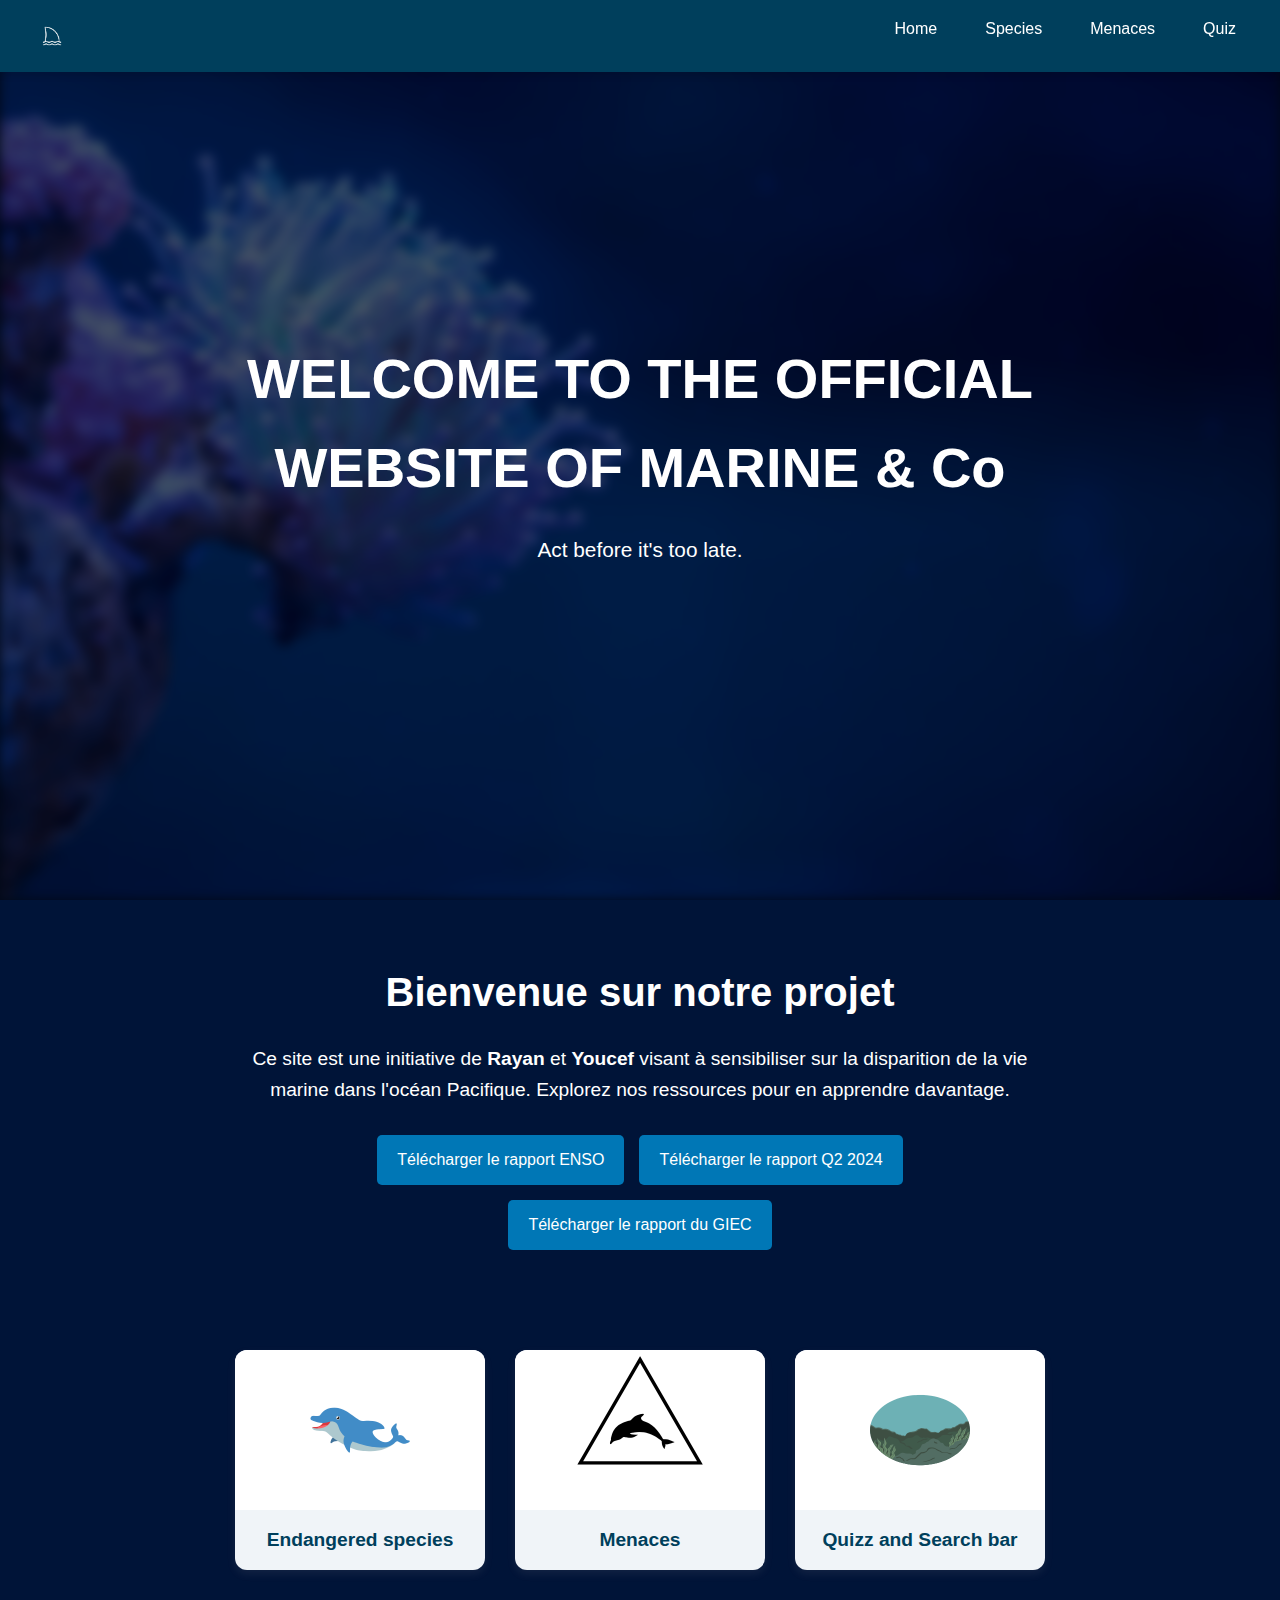
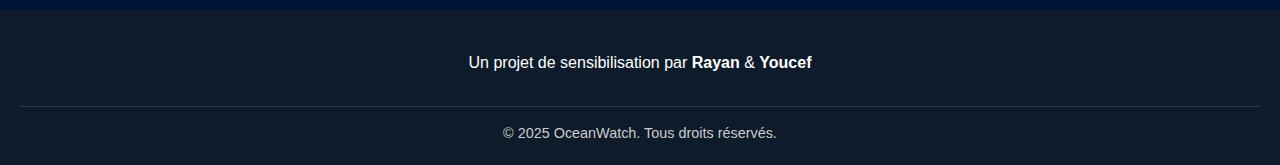
<file: html/index.html>
<!DOCTYPE html>
<html lang="en">
<link rel="stylesheet" href="../css/styles.css">
<head>
    <meta charset="UTF-8">
    <meta name="viewport" content="width=device-width, initial-scale=1.0">
    <title>My Website</title>
    <link rel="stylesheet" href="https://cdnjs.cloudflare.com/ajax/libs/font-awesome/6.0.0-beta3/css/all.min.css">
    <nav class="navbar">
        <div class="logo">
            <img src="../assets/logo.png" alt="Ocean Logo" class="logo-img">
        </div>
        
        <ul class="nav-links">
            <li><a href="index.html">Home</a></li>
            <li><a href="species.html">Species</a></li>
            <li><a href="menaces.html">Menaces</a></li>
            <li><a href="biom.html">Quiz</a></li>
        </ul>

    </nav>
</head>



<body>

    


    <div class="blurred-image-container">
        <div class="text-overlay">
            <h1>WELCOME TO THE OFFICIAL WEBSITE OF MARINE & Co</h1>
            <p>Act before it's too late.</p>
        </div>
    </div>


    <div class="intro-section">
        <div class="intro-text">
            
            <h1>Bienvenue sur notre projet</h1>
            <p>
                Ce site est une initiative de <strong>Rayan</strong> et <strong>Youcef</strong> visant à sensibiliser sur la
                disparition de la vie marine dans l'océan Pacifique. Explorez nos ressources pour en apprendre davantage.
            </p>
            <div class="download-buttons">
                <a href="https://www.cpc.ncep.noaa.gov/products/analysis_monitoring/lanina/enso_evolution-status-fcsts-web.pdf"
                    class="btn" target="_blank">Télécharger le rapport ENSO</a>
                <a href="https://www.drought.gov/sites/default/files/2024-09/Pacific%20Summer%202024.pdf" class="btn"
                    target="_blank">Télécharger le rapport Q2 2024</a>
                <a href="https://cdkn.org/sites/default/files/files/IPCC-Oceans-Africa-French_WEB_23June2020-1.pdf"
                    class="btn" target="_blank">Télécharger le rapport du GIEC</a>
            </div>
        </div>
    </div>


    <div class="flex-section">
        <a href="species.html" class="flex-card">
            <img src="../assets/species0.png" alt="Espèces menacées">
            <h3>Endangered species</h3>
        </a>
    
        <a href="menaces.html" class="flex-card">
            <img src="../assets/menaces0.png" alt="Menaces">
            <h3>Menaces</h3>
        </a>
    
        <a href="biom.html" class="flex-card">
            <img src="../assets/biom0.png" alt="Écosystèmes">
            <h3>Quizz and Search bar</h3>
        </a>
    </div>


</body>

<footer class="site-footer">
    <div class="footer-content">
        <div class="footer-branding">
            <p>Un projet de sensibilisation par <strong>Rayan</strong> & <strong>Youcef</strong></p>
        </div>
    </div>

    <div class="footer-bottom">
        <p>&copy; 2025 OceanWatch. Tous droits réservés.</p>
    </div>
</footer>
</html>
</file>
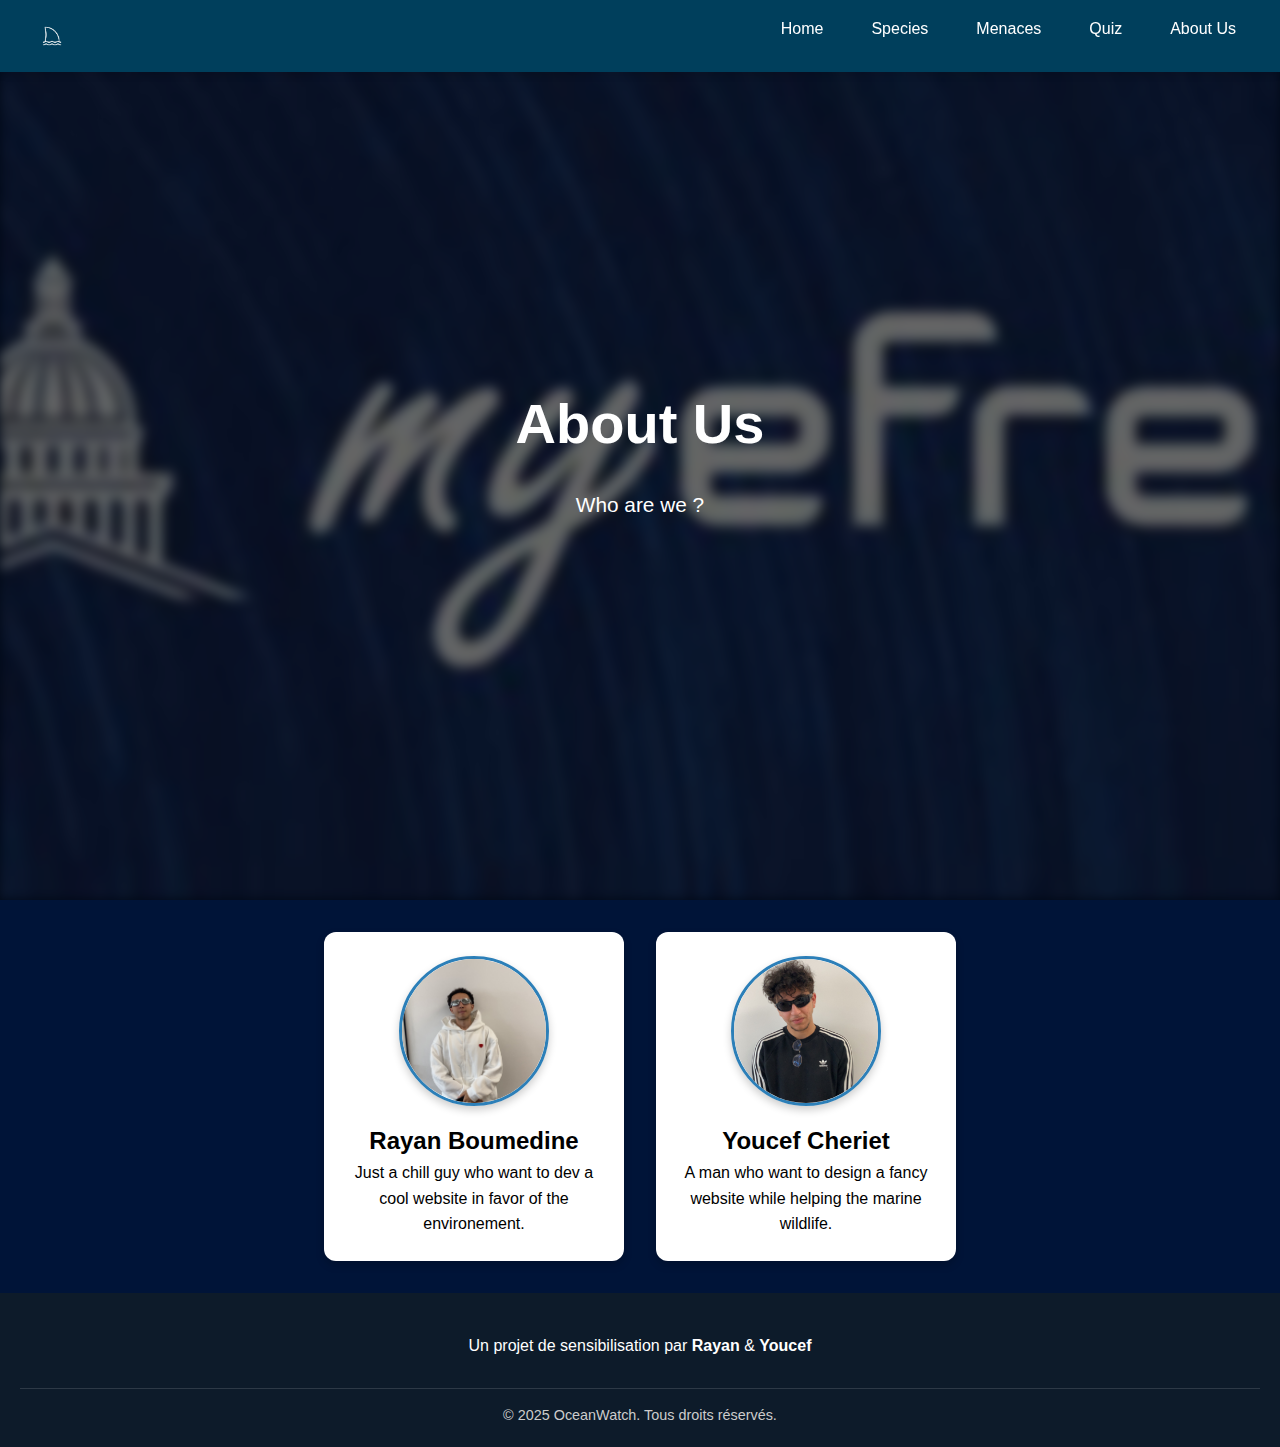
<file: html/About.html>
<!DOCTYPE html>
<html lang="en">
<link rel="stylesheet" href="../css/styles.css">

<head>
    <meta charset="UTF-8">
    <meta name="viewport" content="width=device-width, initial-scale=1.0">
    <title>My Website</title>
    <style>
        .vaquita-cards-section {
            display: flex;
            justify-content: center;
            gap: 2rem;
            padding: 2rem;
            flex-wrap: wrap;
            color: black;
        }
    
        .vaquita-card {
            background-color: white;
            border-radius: 12px;
            box-shadow: 0 4px 8px rgba(0, 0, 0, 0.2);
            padding: 1.5rem;
            max-width: 300px;
            flex: 1 1 300px;
        }
    
        .vaquita-img {
            width: 100%;
            border-radius: 8px;
            margin-bottom: 1rem;
        }
    
        .info-card ul {
            list-style-type: none;
            padding: 0;
        }
    
        .info-card li {
            margin: 0.5rem 0;
        }
    
        .danger-card {
            background-color: #ffe6e6;
        }
    
        #map {
            height: 700px;
            max-width: 900px;
            margin: 20px auto;
            border: 3px solid #2c7fb8;
            border-radius: 8px;
        }
    
        #loading {
            font-size: 18px;
            color: #2c7fb8;
        }
        .team-section {
        display: flex;
        justify-content: center;
        gap: 2rem;
        padding: 2rem;
        background-color: #f5f5f5;
        border-top: 2px solid #ccc;
        margin-top: 2rem;
       }

      .team-member {
        text-align: center;
        }

.team-member img {
    width: 150px;
    height: 150px;
    object-fit: cover;
    border-radius: 50%;
    border: 3px solid #2c7fb8;
    box-shadow: 0 4px 8px rgba(0, 0, 0, 0.2);
    margin-bottom: 0.5rem;
    transition: transform 0.3s ease;
}

.team-member img:hover {
    transform: scale(1.05);
}

    
        </style>

        
    <link rel="stylesheet" href="https://cdnjs.cloudflare.com/ajax/libs/font-awesome/6.0.0-beta3/css/all.min.css">
    <nav class="navbar">
        <div class="logo">
            <img src="../assets/logo.png" alt="Ocean Logo" class="logo-img">

        </div>
        <ul class="nav-links">
            <li><a href="index.html">Home</a></li>
            <li><a href="species.html">Species</a></li>
            <li><a href="menaces.html">Menaces</a></li>
            <li><a href="biom.html">Quiz</a></li>
            <li><a href="About.html">About Us</a></li>
        </ul>
    </nav>
</head>



<body>
    <div class="blurred-image-container" style="--bg-url: url('../assets/Myefrei.jpg');">
        <div class="text-overlay">
            <h1>About Us</h1>
            <p>Who are we ?</p>
        </div>
    </div>

    <div class="vaquita-cards-section">

        <div class="vaquita-card info-card">
            <div class="team-member">
            <img src="../assets/Rayan.jpg" alt="Vaquita Image" class="vaquita-img">
            <h2>Rayan Boumedine</h2>
            </div>
            <p> Just a chill guy who want to dev a cool website in favor of the environement.</p>
        </div>

        <div class="vaquita-card info-card">
            <div class="team-member">
            <img src="../assets/Youcef.jpg" alt="Vaquita Image" class="vaquita-img">
            <h2>Youcef Cheriet </h2>
            </div>
            <p> A man who want to design a fancy website while helping the marine wildlife. </p>
        </div>
    
        
    </div>
    </div>


</body>




<footer class="site-footer">
    <div class="footer-content">
        <div class="footer-branding">
            <p>Un projet de sensibilisation par <strong>Rayan</strong> & <strong>Youcef</strong></p>
        </div>
    </div>

    <div class="footer-bottom">
        <p>&copy; 2025 OceanWatch. Tous droits réservés.</p>
    </div>
</footer>

</html>
</file>
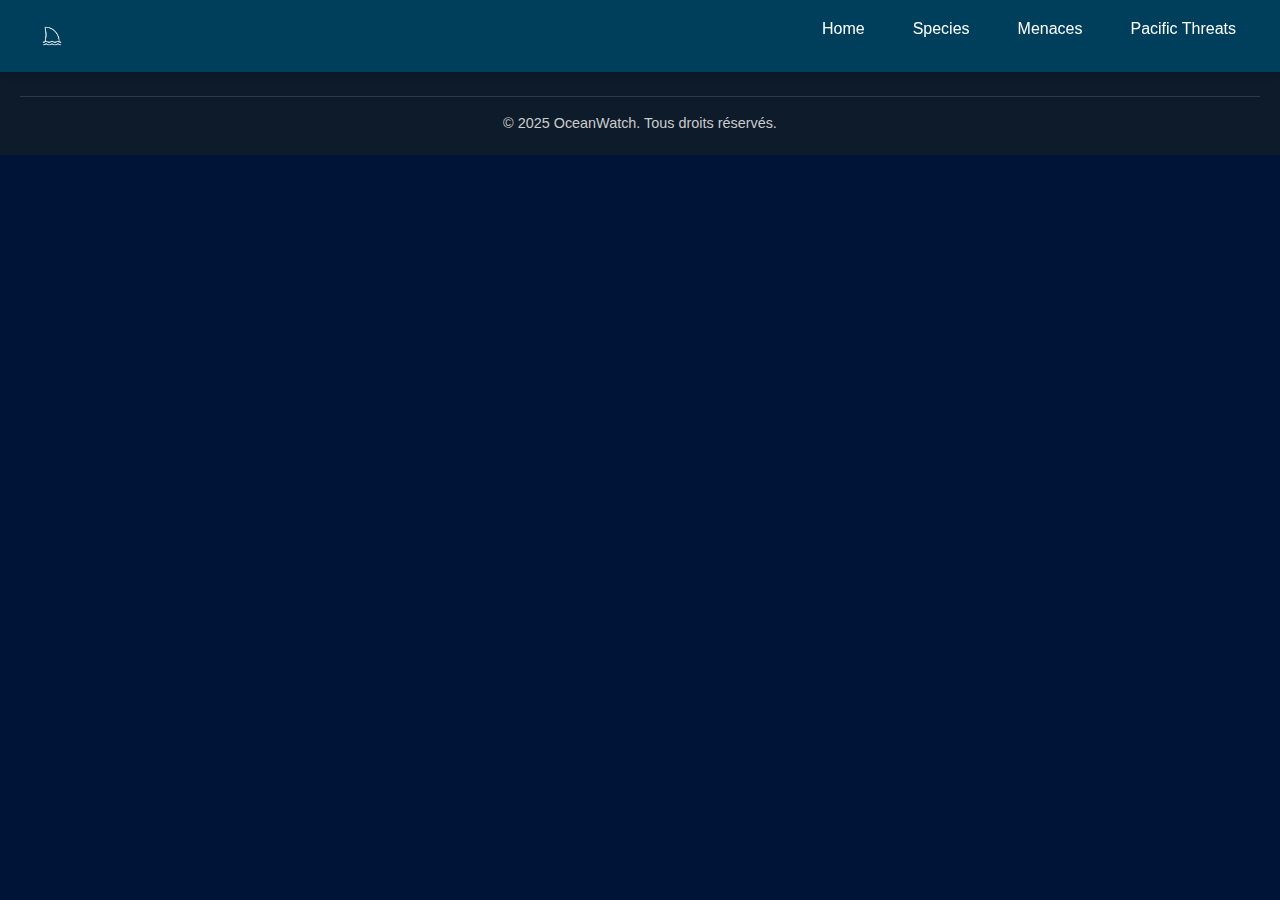
<file: html/biom.html>
<!DOCTYPE html>
<html lang="en">
<link rel="stylesheet" href="../css/styles.css">

<head>
    <meta charset="UTF-8">
    <meta name="viewport" content="width=device-width, initial-scale=1.0">
    <title>My Website</title>
    <link rel="stylesheet" href="https://cdnjs.cloudflare.com/ajax/libs/font-awesome/6.0.0-beta3/css/all.min.css">
    <nav class="navbar">
        <div class="logo">
            <img src="../assets/logo.png" alt="Ocean Logo" class="logo-img">

        </div>
        <ul class="nav-links">
            <li><a href="index.html">Home</a></li>
            <li><a href="species.html">Species</a></li>
            <li><a href="menaces.html">Menaces</a></li>
            <li><a href="biom.html">Pacific Threats</a></li>
        </ul>
    </nav>
</head>

<footer class="site-footer">
    <div class="footer-content">
        <div class="footer-branding">
            <p>Un projet de sensibilisation par <strong>Rayan</strong> & <strong>Youcef</strong></p>
        </div>
    </div>

    <div class="footer-bottom">
        <p>&copy; 2025 OceanWatch. Tous droits réservés.</p>
    </div>
</footer>

</html>
</file>
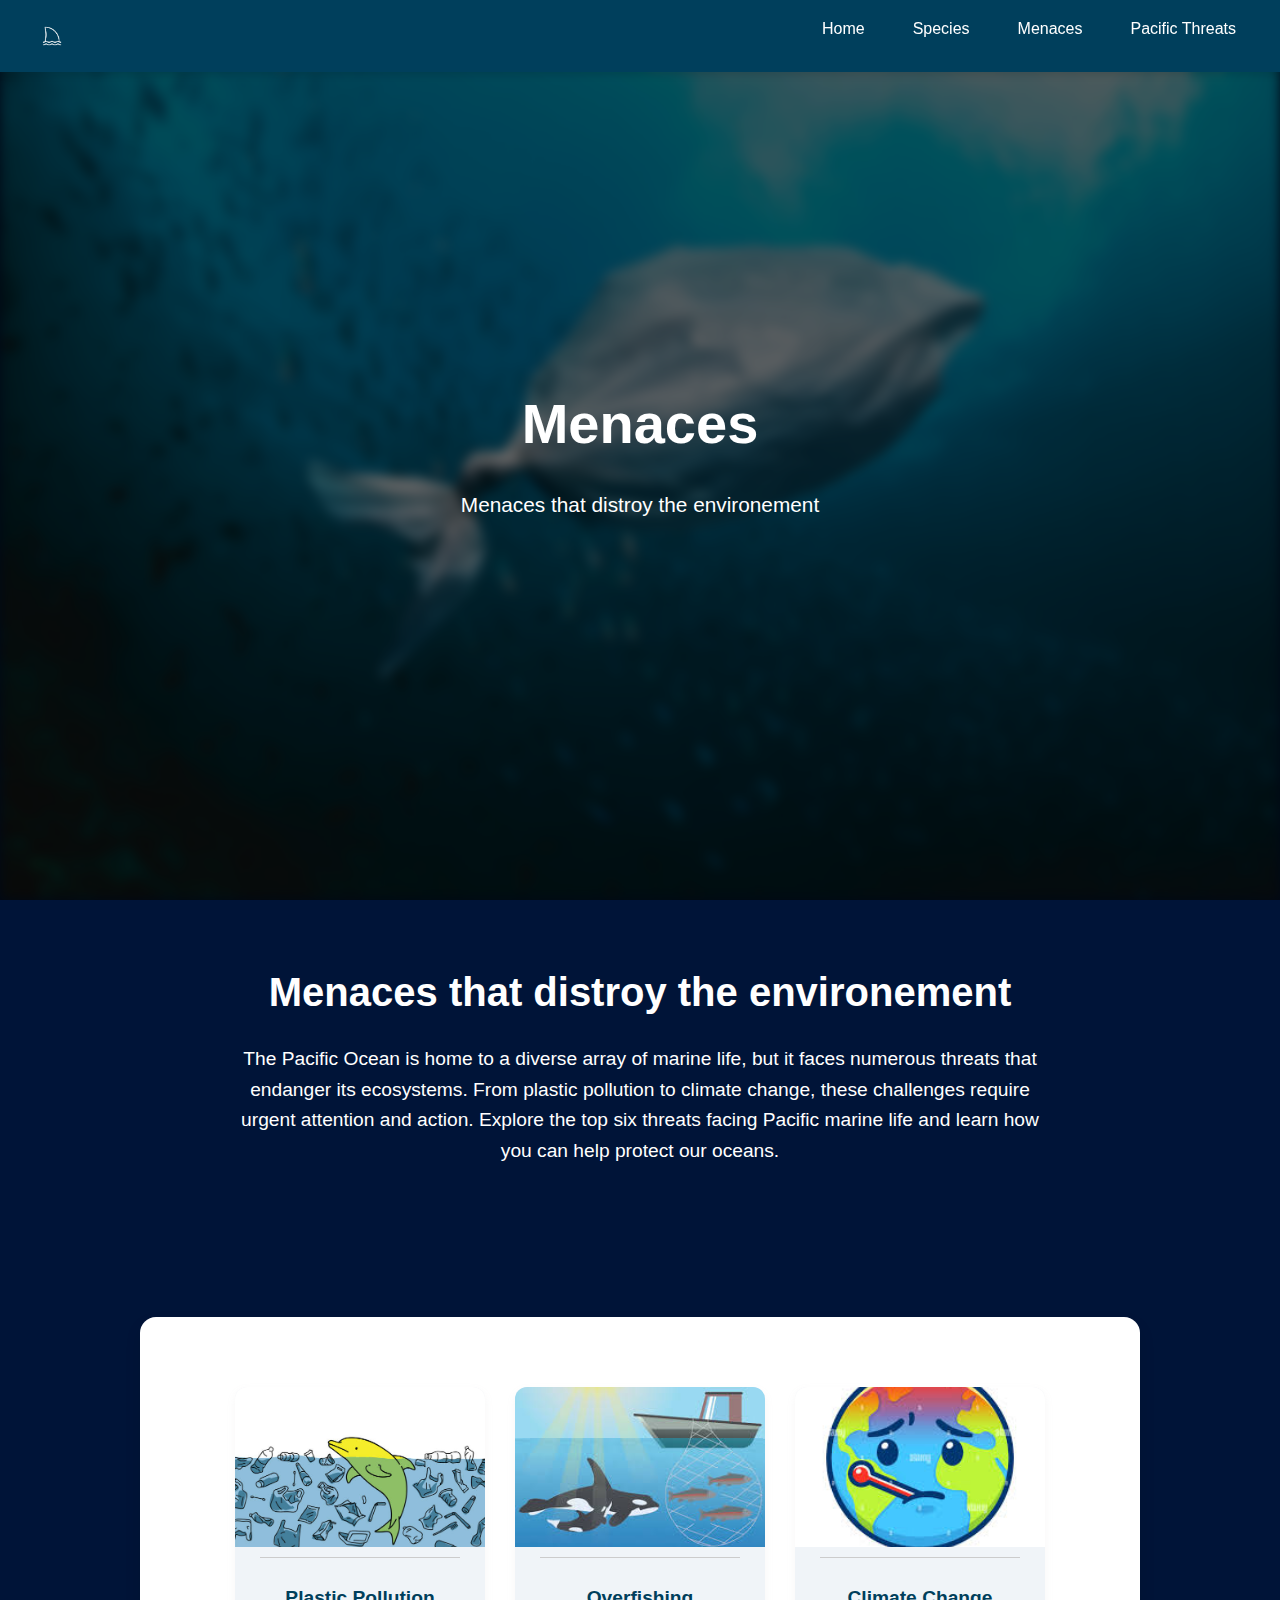
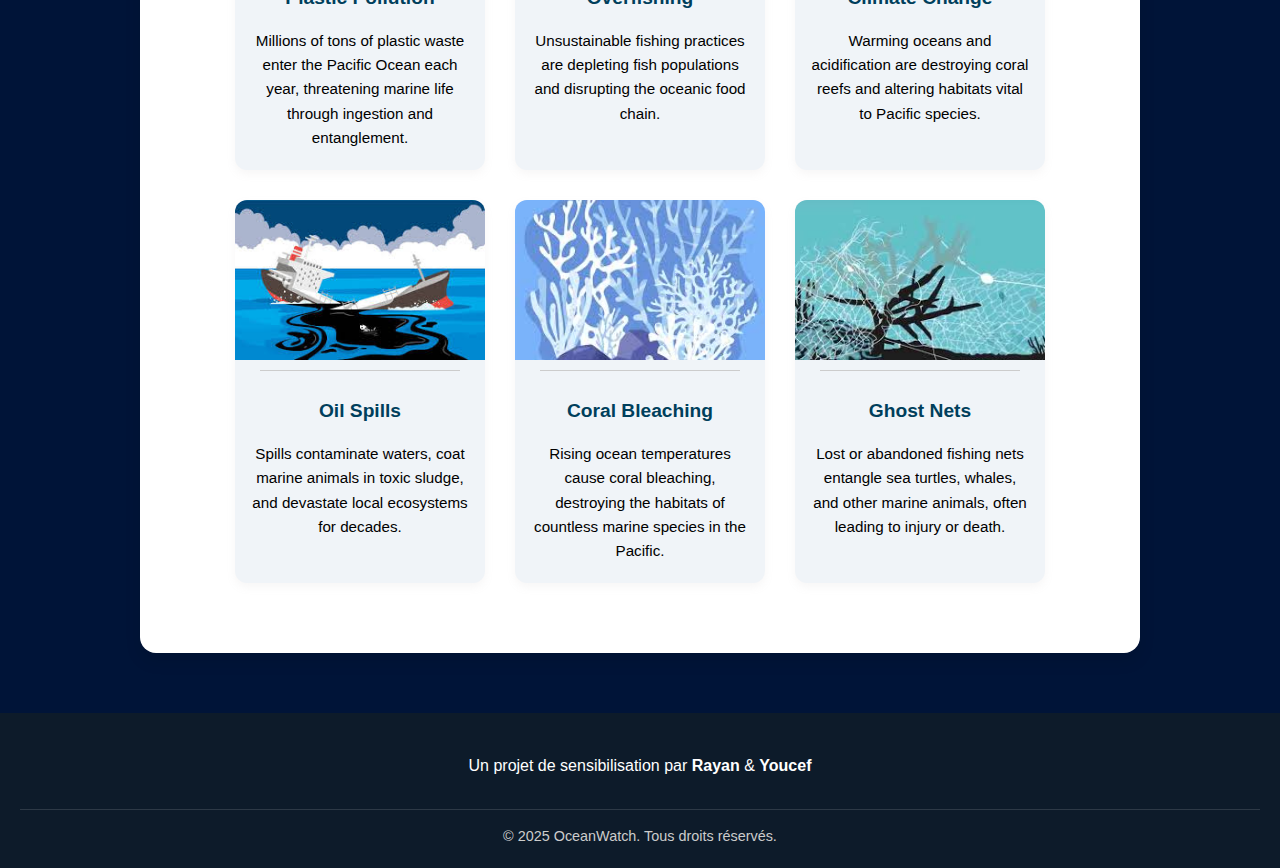
<file: html/menaces.html>
<!DOCTYPE html>
<html lang="en">
<link rel="stylesheet" href="../css/styles.css">

<head>
    <meta charset="UTF-8">
    <meta name="viewport" content="width=device-width, initial-scale=1.0">
    <title>My Website</title>
    <link rel="stylesheet" href="https://cdnjs.cloudflare.com/ajax/libs/font-awesome/6.0.0-beta3/css/all.min.css">
    <nav class="navbar">
        <div class="logo">
            <img src="../assets/logo.png" alt="Ocean Logo" class="logo-img">

        </div>
        <ul class="nav-links">
            <li><a href="index.html">Home</a></li>
            <li><a href="species.html">Species</a></li>
            <li><a href="menaces.html">Menaces</a></li>
            <li><a href="biom.html">Pacific Threats</a></li>
        </ul>
    </nav>
</head>




<body>
    <div class="blurred-image-container" style="--bg-url: url('../assets/ima3.jpg');">
        <div class="text-overlay">
            <h1>Menaces</h1>
            <p>Menaces that distroy the environement </p>
        </div>
    </div>

    <div class="intro-section">
        <div class="intro-text">
            <h1>Menaces that distroy the environement</h1>
            <p>
                The Pacific Ocean is home to a diverse array of marine life, but it faces numerous threats that endanger its
                ecosystems. From plastic pollution to climate change, these challenges require urgent attention and action.
                Explore the top six threats facing Pacific marine life and learn how you can help protect our oceans.
            </p></div>
            </div>
        <div class="danger-card-container">
            <div class="flex-section">
                <!-- Card 1: Plastic Pollution -->
                <a href="https://www.unep.org/plastic-pollution?utm_source=chatgpt.com" target="_blank" class="flex-card">
                    <img src="../assets/PlasticPolution.jpg" alt="Plastic Pollution">
                    <hr>
                    <h3>Plastic Pollution</h3>
                    <p>Millions of tons of plastic waste enter the Pacific Ocean each year, threatening marine life through
                        ingestion and entanglement.</p>
                </a>
            
                <!-- Card 2: Overfishing -->
                <a href="https://www.fisheries.noaa.gov/feature-story/unsettled-pacific-ocean-offers-surprises-climate-change-alters-ecosystem?utm_source=chatgpt.com"
                    target="_blank" class="flex-card">
                    <img src="../assets/Overfishing.jpg" alt="Overfishing">
                    <hr>
                    <h3>Overfishing</h3>
                    <p>Unsustainable fishing practices are depleting fish populations and disrupting the oceanic food chain.</p>
                </a>
            
                <!-- Card 3: Climate Change -->
                <a href="https://www.pmel.noaa.gov/gtmba/news-story/why-north-pacific-warming-so-fast?utm_source=chatgpt.com"
                    target="_blank" class="flex-card">
                    <img src="../assets/ClimateChange.jpg" alt="Climate Change">
                    <hr>
                    <h3>Climate Change</h3>
                    <p>Warming oceans and acidification are destroying coral reefs and altering habitats vital to Pacific species.
                    </p>
                </a>
            
                <!-- Card 4: Oil Spills -->
                <a href="https://response.epa.gov/Refugio_Oil_Spill?utm_source=chatgpt.com" target="_blank" class="flex-card">
                    <img src="../assets/OilSpill.jpg" alt="Oil Spill">
                    <hr>
                    <h3>Oil Spills</h3>
                    <p>Spills contaminate waters, coat marine animals in toxic sludge, and devastate local ecosystems for decades.
                    </p>
                </a>
            
                <!-- Card 5: Coral Bleaching -->
                <a href="https://www.unep.org/news-and-stories/story/worlds-corals-are-bleaching-heres-why-and-what-it-means-oceans-future?utm_source=chatgpt.com"
                    target="_blank" class="flex-card">
                    <img src="../assets/CoralBleaching.jpg" alt="Coral Bleaching">
                    <hr>
                    <h3>Coral Bleaching</h3>
                    <p>Rising ocean temperatures cause coral bleaching, destroying the habitats of countless marine species in the
                        Pacific.</p>
                </a>
            
                <!-- Card 6: Ghost Nets -->
                <a href="https://www.fisheries.noaa.gov/feature-story/unsettled-pacific-ocean-offers-surprises-climate-change-alters-ecosystem?utm_source=chatgpt.com"
                    target="_blank" class="flex-card">
                    <img src="../assets/GhostNet.jpg" alt="Ghost Nets">
                    <hr>
                    <h3>Ghost Nets</h3>
                    <p>Lost or abandoned fishing nets entangle sea turtles, whales, and other marine animals, often leading to
                        injury or death.</p>
                </a>
            </div>
            
        </div>
        

</body>

<footer class="site-footer">
    <div class="footer-content">
        <div class="footer-branding">
            <p>Un projet de sensibilisation par <strong>Rayan</strong> & <strong>Youcef</strong></p>
        </div>
    </div>

    <div class="footer-bottom">
        <p>&copy; 2025 OceanWatch. Tous droits réservés.</p>
    </div>
</footer>

</html>
</file>
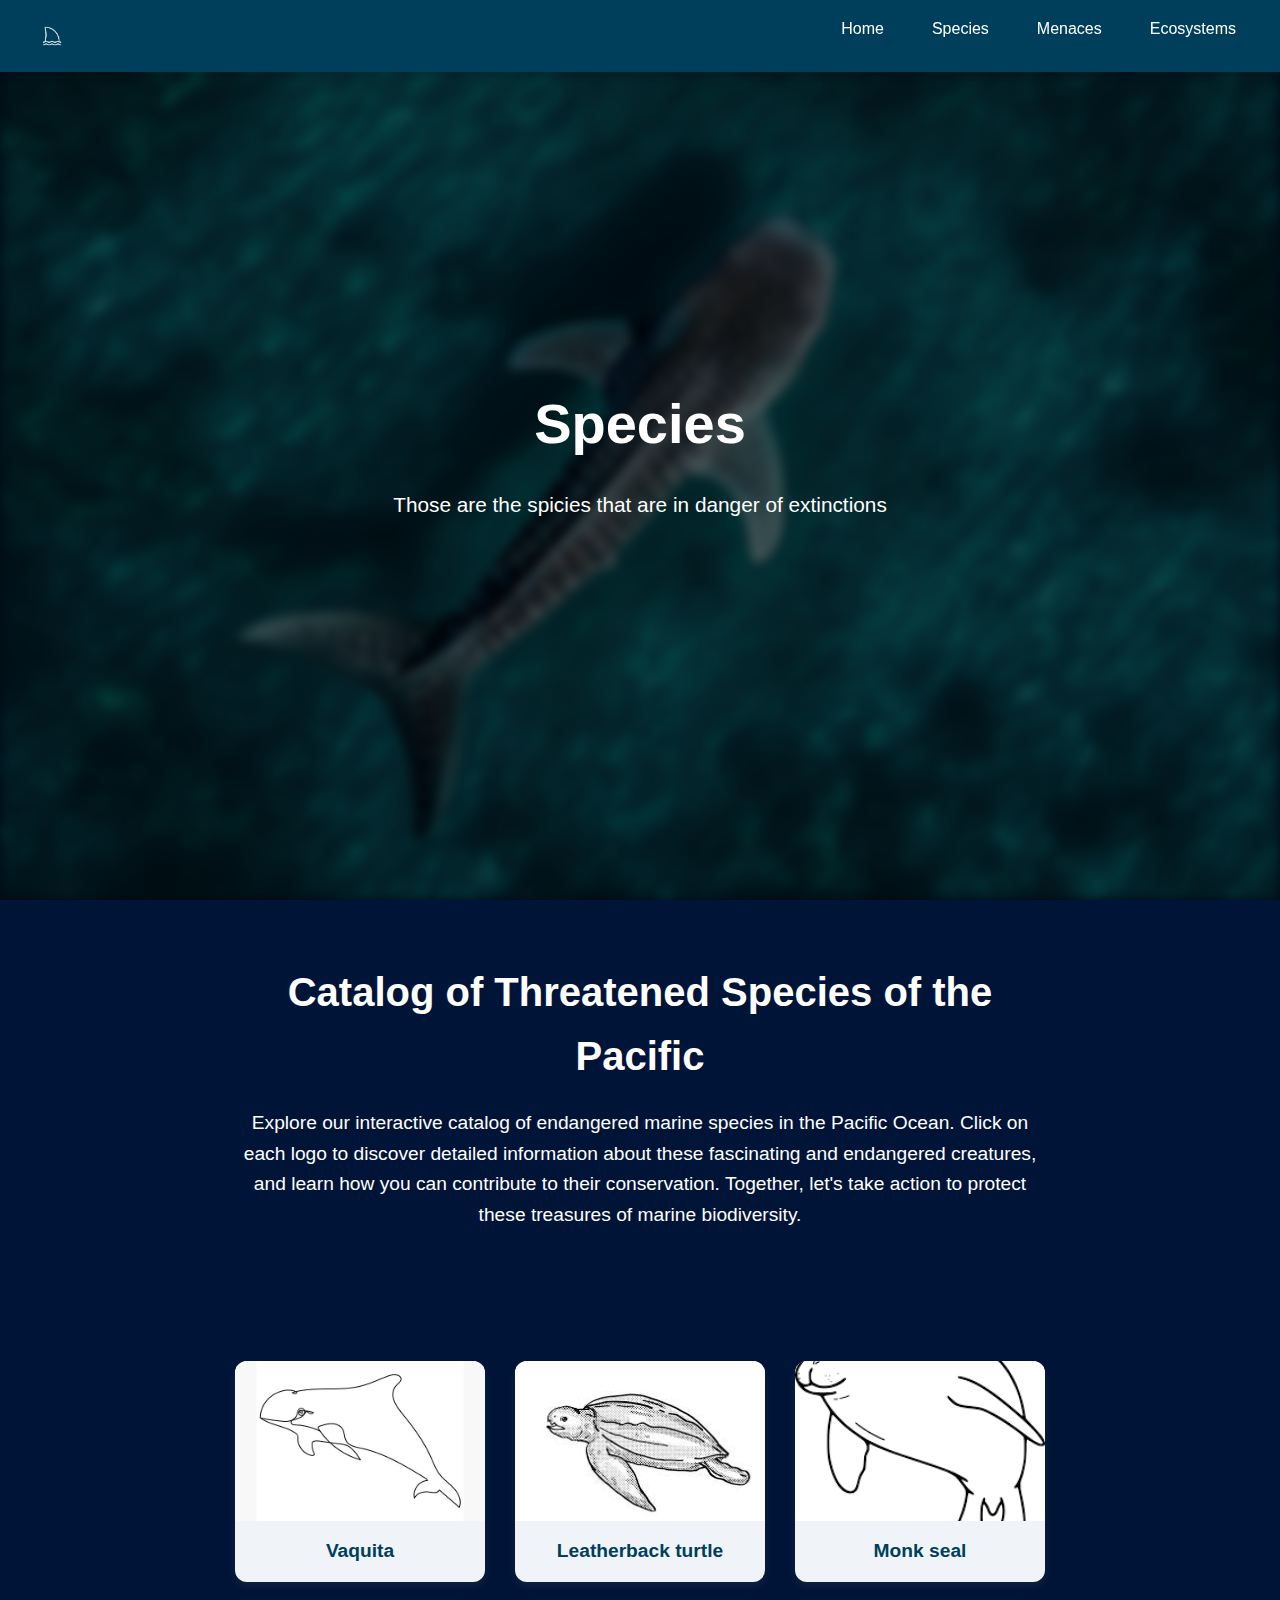
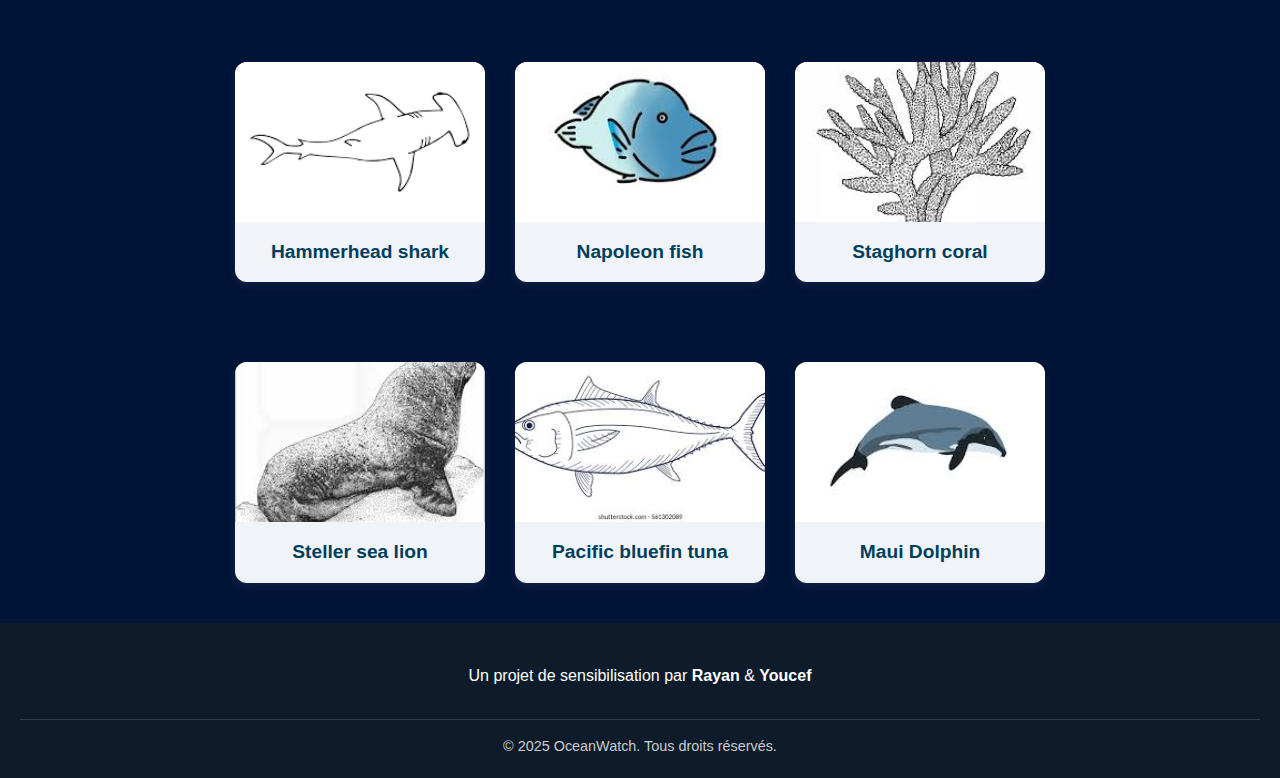
<file: html/species.html>
<!DOCTYPE html>
<html lang="en">
<link rel="stylesheet" href="../css/styles.css">

<head>
    <meta charset="UTF-8">
    <meta name="viewport" content="width=device-width, initial-scale=1.0">
    <title>My Website</title>
    <link rel="stylesheet" href="https://cdnjs.cloudflare.com/ajax/libs/font-awesome/6.0.0-beta3/css/all.min.css">
    <nav class="navbar">
        <div class="logo">
            <img src="../assets/logo.png" alt="Ocean Logo" class="logo-img">

        </div>
        <ul class="nav-links">
            <li><a href="index.html">Home</a></li>
            <li><a href="species.html">Species</a></li>
            <li><a href="menaces.html">Menaces</a></li>
            <li><a href="biom.html">Ecosystems</a></li>
        </ul>
    </nav>
</head>




<body>
    <div class="blurred-image-container" style="--bg-url: url('../assets/ima2.jpg');">
        <div class="text-overlay">
            <h1>Species</h1>
            <p>Those are the spicies that are in danger of extinctions</p>
        </div> 
    </div>



    <div class="intro-section">
        <div class="intro-text">
            <h1>Catalog of Threatened Species of the Pacific</h1>
            <p>
                Explore our interactive catalog of endangered marine species in the Pacific Ocean. Click on each logo to discover
                detailed information about these fascinating and endangered creatures, and learn how you can contribute to their
                conservation. Together, let's take action to protect these treasures of marine biodiversity.
            </p>
        </div>
    </div>

    <div class="flex-section">
        <a href="vaquita.html" class="flex-card">
            <img src="../assets/vaquita.jpg" alt="Espèces menacées">
            <h3>Vaquita</h3>
        </a>
    
        <a href="LeatherTurtle.html" class="flex-card">
            <img src="../assets/Leatherback-Turtle.jpg" alt="Menaces">
            <h3>Leatherback turtle</h3>
        </a>
    
        <a href="Seal.html" class="flex-card">
            <img src="../assets/Monk-seal.png" alt="Écosystèmes">
            <h3>Monk seal</h3>
        </a>
    </div>

    <div class="flex-section">
        <a href="Hammerhead.html" class="flex-card">
            <img src="../assets/Hammerhead.png" alt="Espèces menacées">
            <h3>Hammerhead shark</h3>
        </a>
    
        <a href="Napoleon.html" class="flex-card">
            <img src="../assets/Napoleon.jpg" alt="Menaces">
            <h3>Napoleon fish</h3>
        </a>
    
        <a href="Staghorn.html" class="flex-card">
            <img src="../assets/Staghorn.jpg" alt="Écosystèmes">
            <h3>Staghorn coral</h3>
        </a>
    </div>

    <div class="flex-section">
        <a href="Sealion.html" class="flex-card">
            <img src="../assets/SeaLion.jpg" alt="Espèces menacées">
            <h3>Steller sea lion</h3>
        </a>
    
        <a href="Tuna.html" class="flex-card">
            <img src="../assets/tuna.jpg" alt="Menaces">
            <h3>Pacific bluefin tuna</h3>
        </a>
    
        <a href="Dolphin.html" class="flex-card">
            <img src="../assets/Dolphin.jpg" alt="Écosystèmes">
            <h3>Maui Dolphin</h3>
        </a>
    </div>
</body>


    


<footer class="site-footer">
    <div class="footer-content">
        <div class="footer-branding">
            <p>Un projet de sensibilisation par <strong>Rayan</strong> & <strong>Youcef</strong></p>
        </div>
    </div>

    <div class="footer-bottom">
        <p>&copy; 2025 OceanWatch. Tous droits réservés.</p>
    </div>
</footer>

</html>
</file>
<file: css/styles.css>
*{
    margin: 0;
    padding: 0;
    box-sizing: border-box;
    text-align: center;
}

.navbar {
    display: flex;
    justify-content: space-between;
    align-items:right;
    background-color: #003f5c;
    padding: 1rem 2rem;
    color: white;
    font-family: 'Segoe UI', sans-serif;
    box-shadow: 0 4px 6px rgba(0, 0, 0, 0.1);
    text-align: center;
    position : fixed;
    z-index : 1000;
    width: 100%;
}


.navbar .logo {
    display: flex;
    align-items: center;
    gap: 10px;
    
}

.logo-img {
    height: 40px;
    width: auto; }


.nav-links {
    list-style: none;
    display: flex;
    gap: 1.5rem;
}

.nav-links li a {
    color: white;
    text-decoration: none;
    font-size: 1rem;
    padding: 6px 12px;
    border-radius: 4px;
    transition: background-color 0.3s ease;
    text-align: center;
}

.nav-links li a:hover {
    background-color: #2acfec;
    text-align: center;
}

@media screen and (max-width: 768px) {
    .navbar {
        flex-direction: column;
        align-items: flex-start;
        padding: 1rem;
    }

    .nav-links {
        flex-direction: row;
        width: 100%;
        gap: 0;
        margin-top: 1rem;
    }

    .nav-links li {
        width: 100%;
    }

    .nav-links li a {
        display: block;
        width: 100%;
        padding: 12px;
        font-size: 1.1rem;
        border-top: 1px solid #005b85;
        text-align: left;
        background-color: #004d6f;
    }

    .nav-links li a:hover {
        background-color: #2acfec;
    }
}

body {
    font-family: 'Segoe UI', sans-serif;
    background-color: #001438;
    line-height: 1.6;
    color : white;

}

.blurred-image-container {
    position: relative;
    width: 100%;
    height: 900px;
    overflow: hidden;
    display: flex;
    justify-content: center;
    align-items: center;
}

.blurred-image-container::before {
    content: "";
    background-image: var(--bg-url, url('../assets/ima1.jpg')); /* fallback if not defined */
    background-size: cover;
    background-position: center;
    filter: blur(6px);
    position: absolute;
    top: 0;
    left: 0;
    width: 100%;
    height: 100%;
    z-index: 1;
}

.blurred-image-container::after {
    content: "";
    position: absolute;
    top: 0;
    left: 0;
    width: 100%;
    height: 100%;
    background: rgba(0, 0, 0, 0.6);
    z-index: 2;
}

.text-overlay {
    position: relative;
    z-index: 3;
    text-align: center;
    color: #f2f2f2;
    font-family: 'Segoe UI', sans-serif;
    max-width: 80%;
    animation: fadeIn 1.5s ease-out;
}

.text-overlay h1 {
    font-size: 3.5rem;
    font-weight: 700;
    color: #ffffff;

    margin-bottom: 20px;
}

.text-overlay p {
    font-size: 1.3rem;
    line-height: 1.6;
    color: #ffffff;
}


@keyframes fadeIn {
    0% {
        opacity: 0;
        transform: translateY(20px);
    }

    100% {
        opacity: 1;
        transform: translateY(0);
    }
}





.intro-section {
    display: flex;
    justify-content: center;
    align-items: center;
    padding: 60px 20px;
    background-color: #001438;
    text-align: center;
}

.intro-text {
    max-width: 800px;
}

.intro-text h1 {
    font-size: 2.5rem;
    color: #ffffff;
    margin-bottom: 20px;
}

.intro-text p {
    font-size: 1.2rem;
    color: #ffffff;
    margin-bottom: 30px;
}

.download-buttons {
    display: flex;
    flex-wrap: wrap;
    gap: 15px;
    justify-content: center;
}

.btn {
    background-color: #0077b6;
    color: #fff;
    padding: 12px 20px;
    text-decoration: none;
    border-radius: 5px;
    transition: background-color 0.3s ease;
}

.btn:hover {
    background-color: #005f87; }

.flex-section {
    display: flex;
    justify-content: center;
    gap: 30px;
    padding: 40px 20px;
    flex-wrap: wrap;}
    
.flex-card {
    display: flex;
    flex-direction: column;
    align-items: center;
    width: 250px;
    text-decoration: none;
    background-color: #f0f4f8;
    border-radius: 12px;
    overflow: hidden;
    box-shadow: 0 4px 8px rgba(180, 168, 168, 0.1);
    transition: transform 0.3s ease;}
    
.flex-card:hover {
    transform: scale(1.05);}
    
.flex-card img {
    width: 100%;
    height: 160px;
    object-fit: cover;}
    
.flex-card h3 {
    font-size: 1.2rem;
    color: #003f5c;
    margin: 15px 0;}

.site-footer {
    background-color: #0d1b2a;
    color: #ffffff;
    padding: 40px 20px 20px;
    font-family: Arial, sans-serif;}
    
    
.footer-content {
    display: flex;
    justify-content: center;
    align-items: center;
    flex-wrap: wrap;
    max-width: 1200px;
    margin: 0 auto;
    text-align: center;
    gap: 30px;}
        
.footer-branding {
    text-align: center;}
        
.footer-bottom {
    text-align: center;
    margin-top: 30px;
    border-top: 1px solid #ffffff22;
    padding-top: 15px;
    font-size: 0.9rem;
    color: #cccccc;}


.danger-card-container {
    max-width: 1000px;
    margin: 60px auto;
    padding: 30px;
    background-color: #ffffff;
    border-radius: 16px;
    box-shadow: 0 8px 16px rgba(0, 0, 0, 0.1);
    display: flex;
    justify-content: center;}
    
.flex-card hr {
    width: 80%;
    border: 0;
    border-top: 1px solid #ccc;
    margin: 10px 0;}
    
.flex-card p {
    font-size: 0.95rem;
    color: black;
    padding: 0 15px 20px;
    text-align: center;}
    
.quiz-options button {
    margin: 8px 5px;
    padding: 8px 12px;
    border: none;
    border-radius: 8px;
    background-color: #e0e0e0;
    transition: background-color 0.3s;
    cursor: pointer;
    font-size: 0.95rem;}
    
.quiz-options button:hover {
    background-color: #d0d0d0;}

.topnav {
  overflow: hidden;
  background-color: #e9e9e9;
}


.topnav a {
  float: left;
  display: block;
  color: black;
  text-align: center;
  padding: 14px 16px;
  text-decoration: none;
  font-size: 17px;
}

#search-section {
    padding: 40px 20px;
    background-color: #001438;
    text-align: center;
}

.search-container {
    max-width: 800px;
    margin: 0 auto;
}

#searchInput {
    width: 100%;
    padding: 15px 20px;
    font-size: 1.1rem;
    border-radius: 10px;
    border: 1px solid #ddd;
    margin-bottom: 30px;
}

.search-results {
    display: flex;
    flex-wrap: wrap;
    justify-content: center;
    gap: 20px;
}

.search-results a {
    background-color: white;
    border: 1px solid #ddd;
    border-radius: 10px;
    padding: 15px 20px;
    text-decoration: none;
    color: #0077b6;
    font-weight: bold;
    transition: transform 0.2s ease, background-color 0.2s ease;
    width: 200px;
    text-align: center;
    box-shadow: 0 2px 6px rgba(255, 255, 255, 0.1);
}

.search-results a:hover {
    transform: scale(1.05);
    background-color: #f0f4f8;
}
</file>
